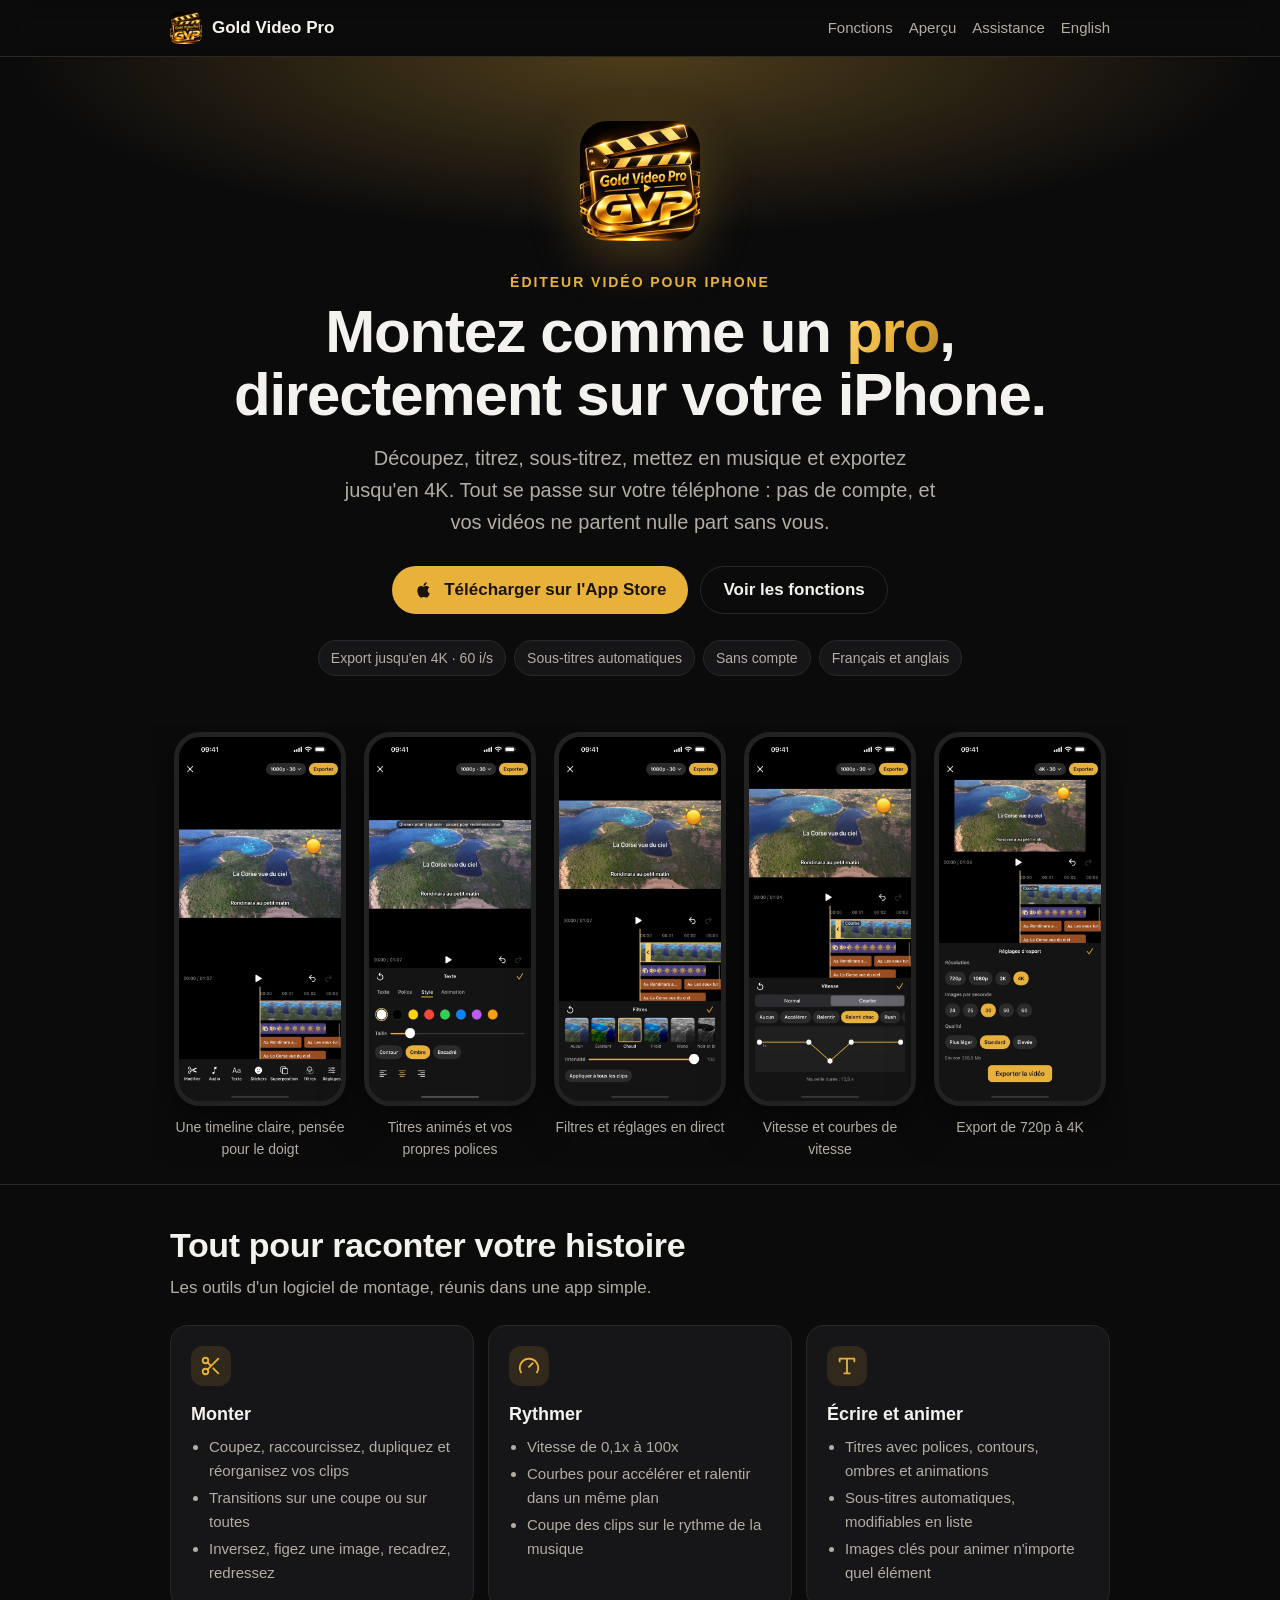
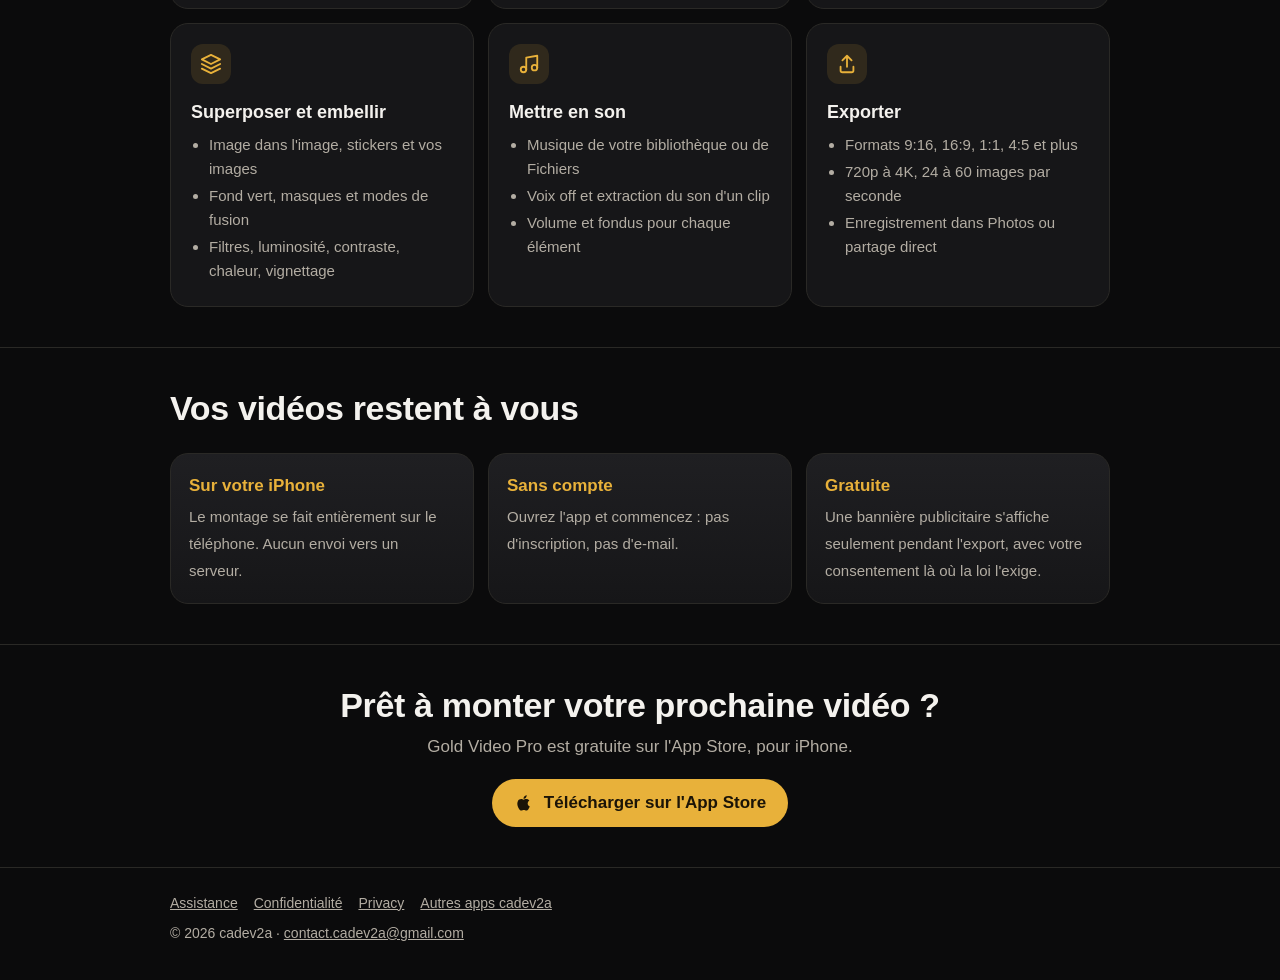
<file: index.html>
<!doctype html>
<html lang="fr">
<head>
  <meta charset="utf-8">
  <meta name="viewport" content="width=device-width, initial-scale=1">
  <title>Gold Video Pro – Montage vidéo sur iPhone</title>
  <meta name="description" content="Gold Video Pro, l&#x27;éditeur vidéo complet pour iPhone : découpe, titres, sous-titres automatiques, musique, filtres, export jusqu&#x27;en 4K. Tout reste sur votre téléphone, sans compte.">
  <meta name="theme-color" content="#0b0b0c">
  <meta property="og:title" content="Gold Video Pro – Montage vidéo sur iPhone">
  <meta property="og:description" content="Gold Video Pro, l&#x27;éditeur vidéo complet pour iPhone : découpe, titres, sous-titres automatiques, musique, filtres, export jusqu&#x27;en 4K. Tout reste sur votre téléphone, sans compte.">
  <meta property="og:image" content="https://cadev2a.github.io/GoldVideoPro/img/icon-240.png">
  <meta name="apple-itunes-app" content="app-id=6833085219">
  <link rel="alternate" hreflang="fr" href="https://cadev2a.github.io/GoldVideoPro/index.html">
  <link rel="alternate" hreflang="en" href="https://cadev2a.github.io/GoldVideoPro/en.html">
  <link rel="icon" href="img/icon-192.png">
  <link rel="apple-touch-icon" href="img/apple-touch-icon.png">
  <link rel="stylesheet" href="style.css">
</head>
<body>
  <header class="top">
    <div class="wrap">
      <a class="brand" href="index.html"><img src="img/icon-192.png" alt="">Gold Video Pro</a>
      <nav><a href="#fonctions" class="hide-sm">Fonctions</a><a href="#apercu" class="hide-sm">Aperçu</a><a href="support.html">Assistance</a><a href="en.html" hreflang="en">English</a></nav>
    </div>
  </header>

  <main>
    <section class="hero">
      <div class="wrap">
        <img class="icon" src="img/icon-240.png" alt="Icône de Gold Video Pro" width="120" height="120">
        <p class="eyebrow">Éditeur vidéo pour iPhone</p>
        <h1>Montez comme un <span>pro</span>,<br>directement sur votre iPhone.</h1>
        <p class="lead">Découpez, titrez, sous-titrez, mettez en musique et exportez jusqu&#x27;en 4K. Tout se passe sur votre téléphone : pas de compte, et vos vidéos ne partent nulle part sans vous.</p>
        <div class="cta">
          <a class="btn btn-primary" href="https://apps.apple.com/fr/app/gold-video-pro/id6833085219"><svg viewBox="0 0 24 24" fill="currentColor" aria-hidden="true"><path d="M16.4 12.6c0-2.4 2-3.5 2-3.6-1.1-1.6-2.8-1.8-3.4-1.8-1.4-.2-2.8.8-3.5.8-.7 0-1.8-.8-3-.8-1.5 0-3 .9-3.8 2.3-1.6 2.8-.4 7 1.2 9.3.8 1.1 1.7 2.4 2.9 2.3 1.2 0 1.6-.7 3-.7s1.8.7 3 .7c1.3 0 2.1-1.1 2.8-2.3.9-1.3 1.3-2.6 1.3-2.6s-2.5-1-2.5-3.6zM14.2 5.6c.6-.8 1.1-1.9 1-3-1 0-2.1.7-2.8 1.5-.6.7-1.1 1.8-1 2.9 1.1.1 2.1-.6 2.8-1.4z"/></svg>Télécharger sur l&#x27;App Store</a>
          <a class="btn btn-ghost" href="#fonctions">Voir les fonctions</a>
        </div>
        <ul class="chips"><li>Export jusqu&#x27;en 4K · 60 i/s</li><li>Sous-titres automatiques</li><li>Sans compte</li><li>Français et anglais</li></ul>
      </div>
    </section>

    <section id="apercu" class="wrap" aria-label="Aperçu">
      <div class="shots"><figure><img src="img/fr-1-editor.jpg" alt="Une timeline claire, pensée pour le doigt" loading="lazy" width="540" height="1173"><figcaption>Une timeline claire, pensée pour le doigt</figcaption></figure><figure><img src="img/fr-3-text.jpg" alt="Titres animés et vos propres polices" loading="lazy" width="540" height="1173"><figcaption>Titres animés et vos propres polices</figcaption></figure><figure><img src="img/fr-4-filters.jpg" alt="Filtres et réglages en direct" loading="lazy" width="540" height="1173"><figcaption>Filtres et réglages en direct</figcaption></figure><figure><img src="img/fr-5-speed.jpg" alt="Vitesse et courbes de vitesse" loading="lazy" width="540" height="1173"><figcaption>Vitesse et courbes de vitesse</figcaption></figure><figure><img src="img/fr-6-export.jpg" alt="Export de 720p à 4K" loading="lazy" width="540" height="1173"><figcaption>Export de 720p à 4K</figcaption></figure></div>
    </section>

    <section id="fonctions" class="block">
      <div class="wrap">
        <h2>Tout pour raconter votre histoire</h2>
        <p class="muted">Les outils d&#x27;un logiciel de montage, réunis dans une app simple.</p>
        <div class="features"><article class="feature"><div class="ico" aria-hidden="true"><svg viewBox="0 0 24 24" fill="none" stroke="currentColor" stroke-width="2" stroke-linecap="round" stroke-linejoin="round"><circle cx="6" cy="6" r="3"/><circle cx="6" cy="18" r="3"/><path d="M20 4 8.1 15.9M14.5 14.5 20 20M8.1 8.1 12 12"/></svg></div><h3>Monter</h3><ul><li>Coupez, raccourcissez, dupliquez et réorganisez vos clips</li><li>Transitions sur une coupe ou sur toutes</li><li>Inversez, figez une image, recadrez, redressez</li></ul></article><article class="feature"><div class="ico" aria-hidden="true"><svg viewBox="0 0 24 24" fill="none" stroke="currentColor" stroke-width="2" stroke-linecap="round" stroke-linejoin="round"><path d="M12 13l4-4"/><path d="M3.3 19a10 10 0 1 1 17.4 0"/></svg></div><h3>Rythmer</h3><ul><li>Vitesse de 0,1x à 100x</li><li>Courbes pour accélérer et ralentir dans un même plan</li><li>Coupe des clips sur le rythme de la musique</li></ul></article><article class="feature"><div class="ico" aria-hidden="true"><svg viewBox="0 0 24 24" fill="none" stroke="currentColor" stroke-width="2" stroke-linecap="round" stroke-linejoin="round"><path d="M4 7V4h16v3M9 20h6M12 4v16"/></svg></div><h3>Écrire et animer</h3><ul><li>Titres avec polices, contours, ombres et animations</li><li>Sous-titres automatiques, modifiables en liste</li><li>Images clés pour animer n&#x27;importe quel élément</li></ul></article><article class="feature"><div class="ico" aria-hidden="true"><svg viewBox="0 0 24 24" fill="none" stroke="currentColor" stroke-width="2" stroke-linecap="round" stroke-linejoin="round"><path d="m12 2 10 5-10 5L2 7l10-5z"/><path d="m2 17 10 5 10-5M2 12l10 5 10-5"/></svg></div><h3>Superposer et embellir</h3><ul><li>Image dans l&#x27;image, stickers et vos images</li><li>Fond vert, masques et modes de fusion</li><li>Filtres, luminosité, contraste, chaleur, vignettage</li></ul></article><article class="feature"><div class="ico" aria-hidden="true"><svg viewBox="0 0 24 24" fill="none" stroke="currentColor" stroke-width="2" stroke-linecap="round" stroke-linejoin="round"><path d="M9 18V5l12-2v13"/><circle cx="6" cy="18" r="3"/><circle cx="18" cy="16" r="3"/></svg></div><h3>Mettre en son</h3><ul><li>Musique de votre bibliothèque ou de Fichiers</li><li>Voix off et extraction du son d&#x27;un clip</li><li>Volume et fondus pour chaque élément</li></ul></article><article class="feature"><div class="ico" aria-hidden="true"><svg viewBox="0 0 24 24" fill="none" stroke="currentColor" stroke-width="2" stroke-linecap="round" stroke-linejoin="round"><path d="M12 3v12M7 8l5-5 5 5"/><path d="M5 15v4a2 2 0 0 0 2 2h10a2 2 0 0 0 2-2v-4"/></svg></div><h3>Exporter</h3><ul><li>Formats 9:16, 16:9, 1:1, 4:5 et plus</li><li>720p à 4K, 24 à 60 images par seconde</li><li>Enregistrement dans Photos ou partage direct</li></ul></article></div>
      </div>
    </section>

    <section class="block">
      <div class="wrap">
        <h2>Vos vidéos restent à vous</h2>
        <div class="promise"><div><strong>Sur votre iPhone</strong><span>Le montage se fait entièrement sur le téléphone. Aucun envoi vers un serveur.</span></div><div><strong>Sans compte</strong><span>Ouvrez l&#x27;app et commencez : pas d&#x27;inscription, pas d&#x27;e-mail.</span></div><div><strong>Gratuite</strong><span>Une bannière publicitaire s&#x27;affiche seulement pendant l&#x27;export, avec votre consentement là où la loi l&#x27;exige.</span></div></div>
      </div>
    </section>

    <section class="block final">
      <div class="wrap">
        <h2>Prêt à monter votre prochaine vidéo ?</h2>
        <p class="muted">Gold Video Pro est gratuite sur l&#x27;App Store, pour iPhone.</p>
        <div class="cta"><a class="btn btn-primary" href="https://apps.apple.com/fr/app/gold-video-pro/id6833085219"><svg viewBox="0 0 24 24" fill="currentColor" aria-hidden="true"><path d="M16.4 12.6c0-2.4 2-3.5 2-3.6-1.1-1.6-2.8-1.8-3.4-1.8-1.4-.2-2.8.8-3.5.8-.7 0-1.8-.8-3-.8-1.5 0-3 .9-3.8 2.3-1.6 2.8-.4 7 1.2 9.3.8 1.1 1.7 2.4 2.9 2.3 1.2 0 1.6-.7 3-.7s1.8.7 3 .7c1.3 0 2.1-1.1 2.8-2.3.9-1.3 1.3-2.6 1.3-2.6s-2.5-1-2.5-3.6zM14.2 5.6c.6-.8 1.1-1.9 1-3-1 0-2.1.7-2.8 1.5-.6.7-1.1 1.8-1 2.9 1.1.1 2.1-.6 2.8-1.4z"/></svg>Télécharger sur l&#x27;App Store</a></div>
      </div>
    </section>
  </main>

  <footer>
    <div class="wrap">
      <nav><a href="support.html">Assistance</a><a href="confidentialite.html">Confidentialité</a><a href="privacy.html">Privacy</a><a href="../">Autres apps cadev2a</a></nav>
      © 2026 cadev2a · <a href="mailto:contact.cadev2a@gmail.com">contact.cadev2a@gmail.com</a>
    </div>
  </footer>
</body>
</html>
</file>
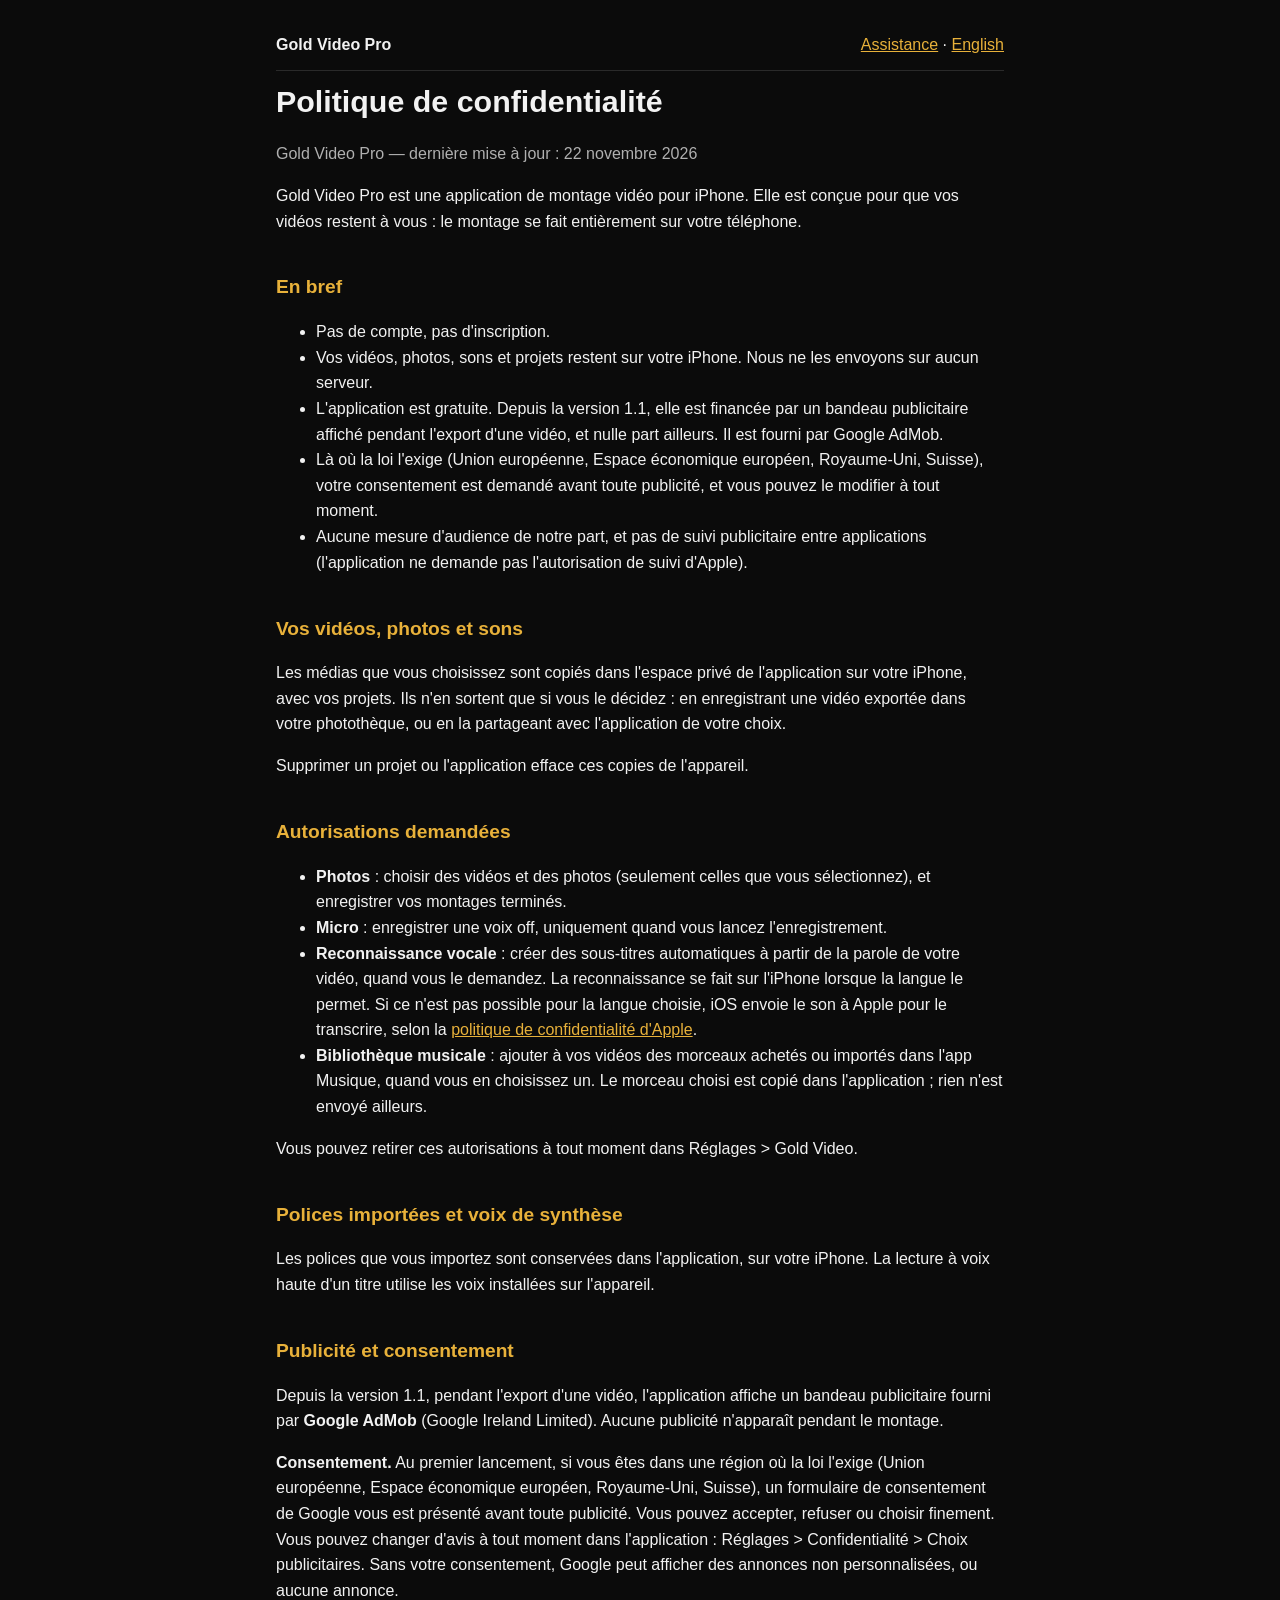
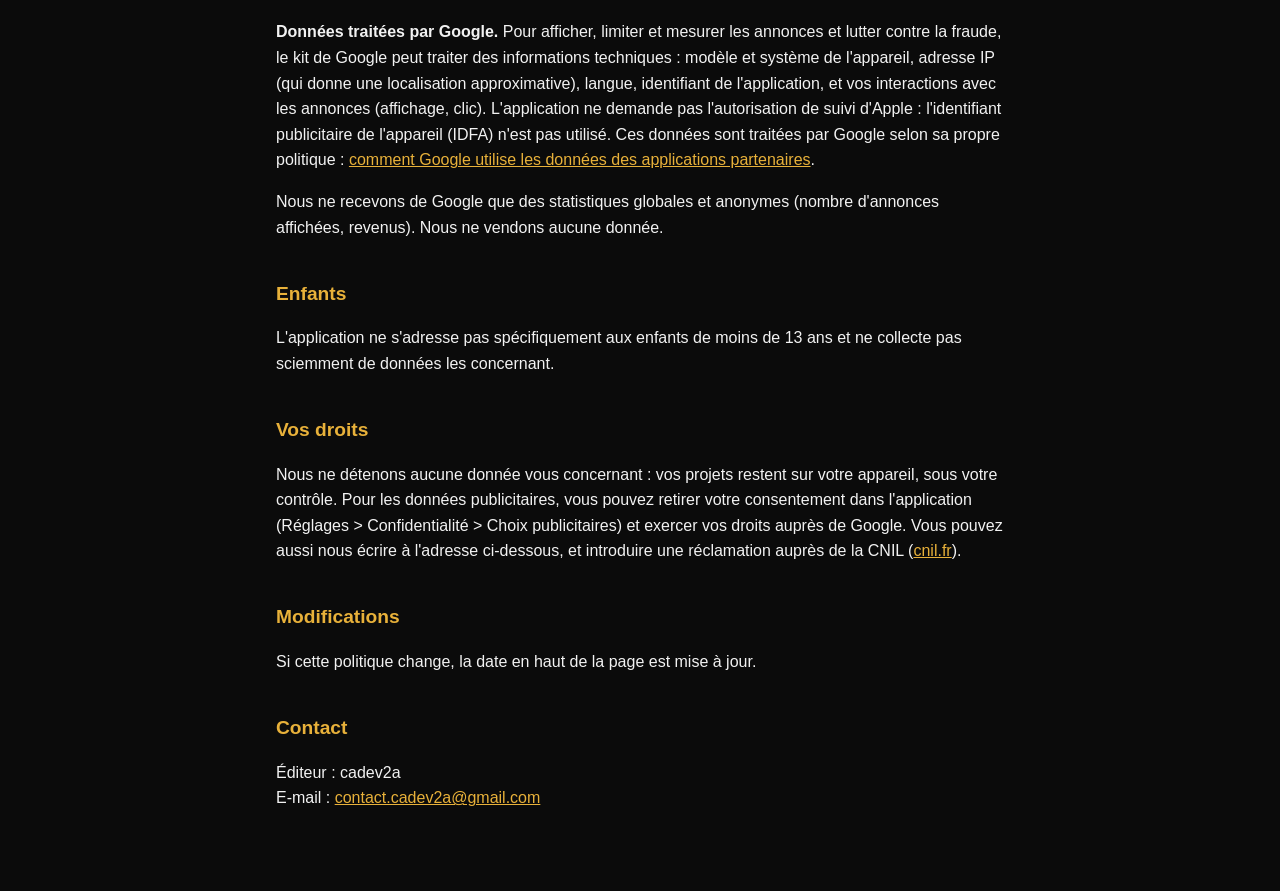
<file: confidentialite.html>
<!doctype html>
<html lang="fr"><head><meta charset="utf-8"><meta name="viewport" content="width=device-width, initial-scale=1">
<title>Confidentialité — Gold Video Pro</title><style>
:root{--bg:#0b0b0b;--fg:#f2f2f2;--muted:#b0b0b0;--gold:#e8b13a;--line:#2a2a2a}
*{box-sizing:border-box}body{margin:0;background:var(--bg);color:var(--fg);font:16px/1.6 -apple-system,BlinkMacSystemFont,"Segoe UI",Roboto,sans-serif}
main{max-width:760px;margin:0 auto;padding:32px 16px 64px}h1{font-size:1.9rem;margin:.2em 0}h2{font-size:1.2rem;margin-top:2em;color:var(--gold)}
p,li{color:var(--fg)}.muted{color:var(--muted)}a{color:var(--gold)}nav{display:flex;justify-content:space-between;align-items:center;border-bottom:1px solid var(--line);padding-bottom:12px}
.todo{background:#3a2c08;color:#ffe08a;padding:2px 6px;border-radius:4px}
</style></head>
<body><main><nav><strong>Gold Video Pro</strong><span><a href="support.html">Assistance</a> · <a href="privacy.html">English</a></span></nav>

<h1>Politique de confidentialité</h1>
<p class="muted">Gold Video Pro — dernière mise à jour : 22 novembre 2026</p>
<p>Gold Video Pro est une application de montage vidéo pour iPhone. Elle est conçue pour que vos vidéos restent à vous : le montage se fait entièrement sur votre téléphone.</p>

<h2>En bref</h2>
<ul>
<li>Pas de compte, pas d'inscription.</li>
<li>Vos vidéos, photos, sons et projets restent sur votre iPhone. Nous ne les envoyons sur aucun serveur.</li>
<li>L'application est gratuite. Depuis la version 1.1, elle est financée par un bandeau publicitaire affiché pendant l'export d'une vidéo, et nulle part ailleurs. Il est fourni par Google AdMob.</li>
<li>Là où la loi l'exige (Union européenne, Espace économique européen, Royaume-Uni, Suisse), votre consentement est demandé avant toute publicité, et vous pouvez le modifier à tout moment.</li>
<li>Aucune mesure d'audience de notre part, et pas de suivi publicitaire entre applications (l'application ne demande pas l'autorisation de suivi d'Apple).</li>
</ul>

<h2>Vos vidéos, photos et sons</h2>
<p>Les médias que vous choisissez sont copiés dans l'espace privé de l'application sur votre iPhone, avec vos projets. Ils n'en sortent que si vous le décidez : en enregistrant une vidéo exportée dans votre photothèque, ou en la partageant avec l'application de votre choix.</p>
<p>Supprimer un projet ou l'application efface ces copies de l'appareil.</p>

<h2>Autorisations demandées</h2>
<ul>
<li><strong>Photos</strong> : choisir des vidéos et des photos (seulement celles que vous sélectionnez), et enregistrer vos montages terminés.</li>
<li><strong>Micro</strong> : enregistrer une voix off, uniquement quand vous lancez l'enregistrement.</li>
<li><strong>Reconnaissance vocale</strong> : créer des sous-titres automatiques à partir de la parole de votre vidéo, quand vous le demandez. La reconnaissance se fait sur l'iPhone lorsque la langue le permet. Si ce n'est pas possible pour la langue choisie, iOS envoie le son à Apple pour le transcrire, selon la <a href="https://www.apple.com/legal/privacy/">politique de confidentialité d'Apple</a>.</li>
<li><strong>Bibliothèque musicale</strong> : ajouter à vos vidéos des morceaux achetés ou importés dans l'app Musique, quand vous en choisissez un. Le morceau choisi est copié dans l'application ; rien n'est envoyé ailleurs.</li>
</ul>
<p>Vous pouvez retirer ces autorisations à tout moment dans Réglages &gt; Gold Video.</p>

<h2>Polices importées et voix de synthèse</h2>
<p>Les polices que vous importez sont conservées dans l'application, sur votre iPhone. La lecture à voix haute d'un titre utilise les voix installées sur l'appareil.</p>

<h2>Publicité et consentement</h2>
<p>Depuis la version 1.1, pendant l'export d'une vidéo, l'application affiche un bandeau publicitaire fourni par <strong>Google AdMob</strong> (Google Ireland Limited). Aucune publicité n'apparaît pendant le montage.</p>
<p><strong>Consentement.</strong> Au premier lancement, si vous êtes dans une région où la loi l'exige (Union européenne, Espace économique européen, Royaume-Uni, Suisse), un formulaire de consentement de Google vous est présenté avant toute publicité. Vous pouvez accepter, refuser ou choisir finement. Vous pouvez changer d'avis à tout moment dans l'application : Réglages &gt; Confidentialité &gt; Choix publicitaires. Sans votre consentement, Google peut afficher des annonces non personnalisées, ou aucune annonce.</p>
<p><strong>Données traitées par Google.</strong> Pour afficher, limiter et mesurer les annonces et lutter contre la fraude, le kit de Google peut traiter des informations techniques : modèle et système de l'appareil, adresse IP (qui donne une localisation approximative), langue, identifiant de l'application, et vos interactions avec les annonces (affichage, clic). L'application ne demande pas l'autorisation de suivi d'Apple : l'identifiant publicitaire de l'appareil (IDFA) n'est pas utilisé. Ces données sont traitées par Google selon sa propre politique : <a href="https://policies.google.com/technologies/partner-sites">comment Google utilise les données des applications partenaires</a>.</p>
<p>Nous ne recevons de Google que des statistiques globales et anonymes (nombre d'annonces affichées, revenus). Nous ne vendons aucune donnée.</p>

<h2>Enfants</h2>
<p>L'application ne s'adresse pas spécifiquement aux enfants de moins de 13 ans et ne collecte pas sciemment de données les concernant.</p>

<h2>Vos droits</h2>
<p>Nous ne détenons aucune donnée vous concernant : vos projets restent sur votre appareil, sous votre contrôle. Pour les données publicitaires, vous pouvez retirer votre consentement dans l'application (Réglages &gt; Confidentialité &gt; Choix publicitaires) et exercer vos droits auprès de Google. Vous pouvez aussi nous écrire à l'adresse ci-dessous, et introduire une réclamation auprès de la CNIL (<a href="https://www.cnil.fr">cnil.fr</a>).</p>

<h2>Modifications</h2>
<p>Si cette politique change, la date en haut de la page est mise à jour.</p>

<h2>Contact</h2>
<p>Éditeur : cadev2a<br>
E-mail : <a href="mailto:contact.cadev2a@gmail.com">contact.cadev2a@gmail.com</a></p>

</main></body></html>
</file>
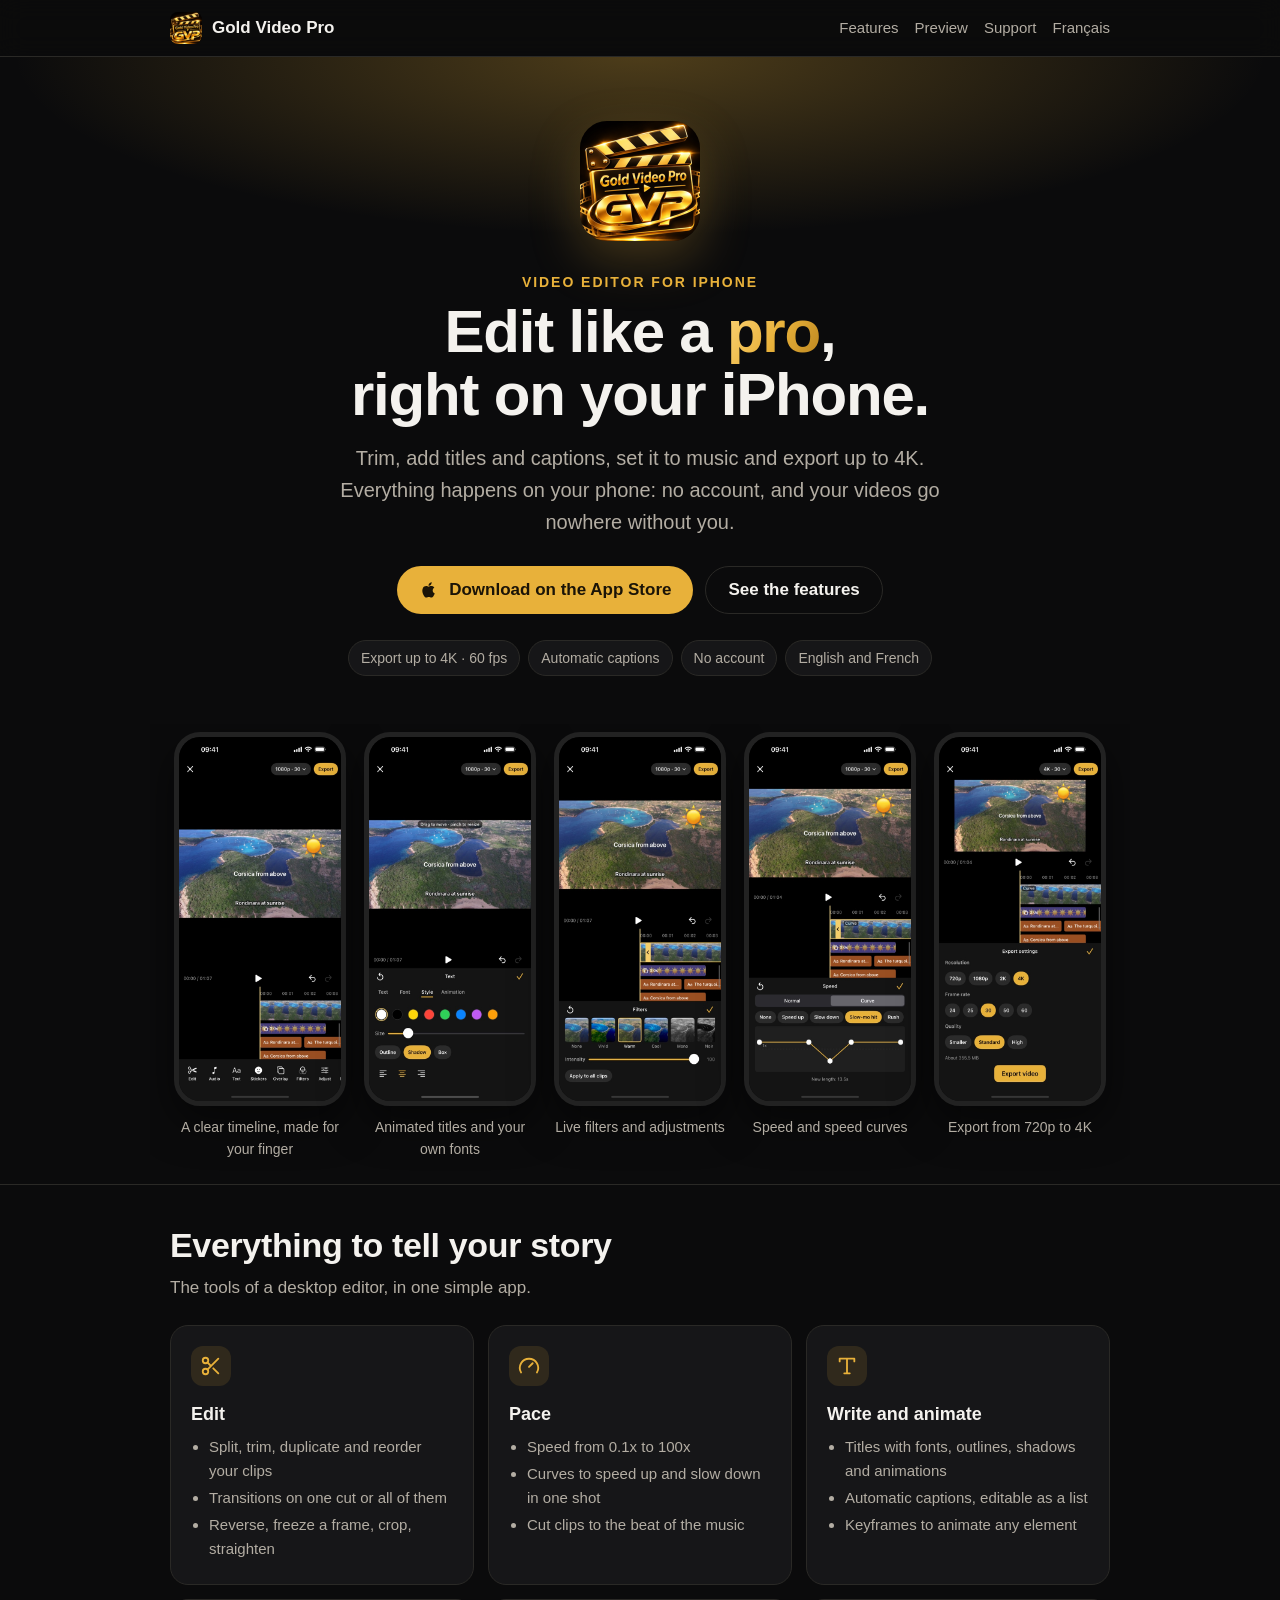
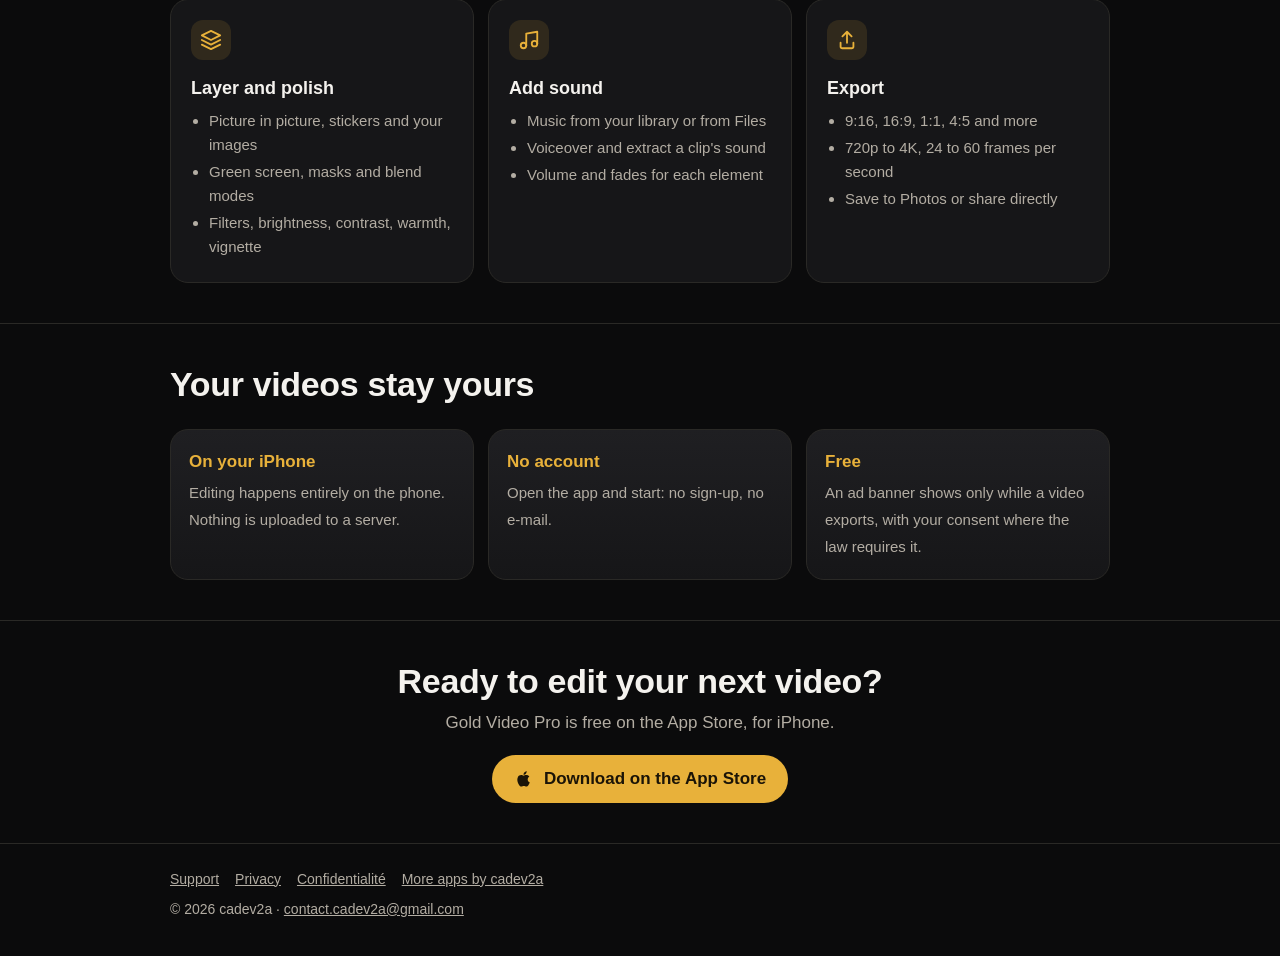
<file: en.html>
<!doctype html>
<html lang="en">
<head>
  <meta charset="utf-8">
  <meta name="viewport" content="width=device-width, initial-scale=1">
  <title>Gold Video Pro – Video editing on iPhone</title>
  <meta name="description" content="Gold Video Pro, the complete video editor for iPhone: trim, titles, automatic captions, music, filters, export up to 4K. Everything stays on your phone, no account.">
  <meta name="theme-color" content="#0b0b0c">
  <meta property="og:title" content="Gold Video Pro – Video editing on iPhone">
  <meta property="og:description" content="Gold Video Pro, the complete video editor for iPhone: trim, titles, automatic captions, music, filters, export up to 4K. Everything stays on your phone, no account.">
  <meta property="og:image" content="https://cadev2a.github.io/GoldVideoPro/img/icon-240.png">
  <meta name="apple-itunes-app" content="app-id=6833085219">
  <link rel="alternate" hreflang="fr" href="https://cadev2a.github.io/GoldVideoPro/index.html">
  <link rel="alternate" hreflang="en" href="https://cadev2a.github.io/GoldVideoPro/en.html">
  <link rel="icon" href="img/icon-192.png">
  <link rel="apple-touch-icon" href="img/apple-touch-icon.png">
  <link rel="stylesheet" href="style.css">
</head>
<body>
  <header class="top">
    <div class="wrap">
      <a class="brand" href="en.html"><img src="img/icon-192.png" alt="">Gold Video Pro</a>
      <nav><a href="#features" class="hide-sm">Features</a><a href="#preview" class="hide-sm">Preview</a><a href="support.html">Support</a><a href="index.html" hreflang="fr">Français</a></nav>
    </div>
  </header>

  <main>
    <section class="hero">
      <div class="wrap">
        <img class="icon" src="img/icon-240.png" alt="Gold Video Pro icon" width="120" height="120">
        <p class="eyebrow">Video editor for iPhone</p>
        <h1>Edit like a <span>pro</span>,<br>right on your iPhone.</h1>
        <p class="lead">Trim, add titles and captions, set it to music and export up to 4K. Everything happens on your phone: no account, and your videos go nowhere without you.</p>
        <div class="cta">
          <a class="btn btn-primary" href="https://apps.apple.com/us/app/gold-video-pro/id6833085219"><svg viewBox="0 0 24 24" fill="currentColor" aria-hidden="true"><path d="M16.4 12.6c0-2.4 2-3.5 2-3.6-1.1-1.6-2.8-1.8-3.4-1.8-1.4-.2-2.8.8-3.5.8-.7 0-1.8-.8-3-.8-1.5 0-3 .9-3.8 2.3-1.6 2.8-.4 7 1.2 9.3.8 1.1 1.7 2.4 2.9 2.3 1.2 0 1.6-.7 3-.7s1.8.7 3 .7c1.3 0 2.1-1.1 2.8-2.3.9-1.3 1.3-2.6 1.3-2.6s-2.5-1-2.5-3.6zM14.2 5.6c.6-.8 1.1-1.9 1-3-1 0-2.1.7-2.8 1.5-.6.7-1.1 1.8-1 2.9 1.1.1 2.1-.6 2.8-1.4z"/></svg>Download on the App Store</a>
          <a class="btn btn-ghost" href="#features">See the features</a>
        </div>
        <ul class="chips"><li>Export up to 4K · 60 fps</li><li>Automatic captions</li><li>No account</li><li>English and French</li></ul>
      </div>
    </section>

    <section id="preview" class="wrap" aria-label="Preview">
      <div class="shots"><figure><img src="img/en-1-editor.jpg" alt="A clear timeline, made for your finger" loading="lazy" width="540" height="1173"><figcaption>A clear timeline, made for your finger</figcaption></figure><figure><img src="img/en-3-text.jpg" alt="Animated titles and your own fonts" loading="lazy" width="540" height="1173"><figcaption>Animated titles and your own fonts</figcaption></figure><figure><img src="img/en-4-filters.jpg" alt="Live filters and adjustments" loading="lazy" width="540" height="1173"><figcaption>Live filters and adjustments</figcaption></figure><figure><img src="img/en-5-speed.jpg" alt="Speed and speed curves" loading="lazy" width="540" height="1173"><figcaption>Speed and speed curves</figcaption></figure><figure><img src="img/en-6-export.jpg" alt="Export from 720p to 4K" loading="lazy" width="540" height="1173"><figcaption>Export from 720p to 4K</figcaption></figure></div>
    </section>

    <section id="features" class="block">
      <div class="wrap">
        <h2>Everything to tell your story</h2>
        <p class="muted">The tools of a desktop editor, in one simple app.</p>
        <div class="features"><article class="feature"><div class="ico" aria-hidden="true"><svg viewBox="0 0 24 24" fill="none" stroke="currentColor" stroke-width="2" stroke-linecap="round" stroke-linejoin="round"><circle cx="6" cy="6" r="3"/><circle cx="6" cy="18" r="3"/><path d="M20 4 8.1 15.9M14.5 14.5 20 20M8.1 8.1 12 12"/></svg></div><h3>Edit</h3><ul><li>Split, trim, duplicate and reorder your clips</li><li>Transitions on one cut or all of them</li><li>Reverse, freeze a frame, crop, straighten</li></ul></article><article class="feature"><div class="ico" aria-hidden="true"><svg viewBox="0 0 24 24" fill="none" stroke="currentColor" stroke-width="2" stroke-linecap="round" stroke-linejoin="round"><path d="M12 13l4-4"/><path d="M3.3 19a10 10 0 1 1 17.4 0"/></svg></div><h3>Pace</h3><ul><li>Speed from 0.1x to 100x</li><li>Curves to speed up and slow down in one shot</li><li>Cut clips to the beat of the music</li></ul></article><article class="feature"><div class="ico" aria-hidden="true"><svg viewBox="0 0 24 24" fill="none" stroke="currentColor" stroke-width="2" stroke-linecap="round" stroke-linejoin="round"><path d="M4 7V4h16v3M9 20h6M12 4v16"/></svg></div><h3>Write and animate</h3><ul><li>Titles with fonts, outlines, shadows and animations</li><li>Automatic captions, editable as a list</li><li>Keyframes to animate any element</li></ul></article><article class="feature"><div class="ico" aria-hidden="true"><svg viewBox="0 0 24 24" fill="none" stroke="currentColor" stroke-width="2" stroke-linecap="round" stroke-linejoin="round"><path d="m12 2 10 5-10 5L2 7l10-5z"/><path d="m2 17 10 5 10-5M2 12l10 5 10-5"/></svg></div><h3>Layer and polish</h3><ul><li>Picture in picture, stickers and your images</li><li>Green screen, masks and blend modes</li><li>Filters, brightness, contrast, warmth, vignette</li></ul></article><article class="feature"><div class="ico" aria-hidden="true"><svg viewBox="0 0 24 24" fill="none" stroke="currentColor" stroke-width="2" stroke-linecap="round" stroke-linejoin="round"><path d="M9 18V5l12-2v13"/><circle cx="6" cy="18" r="3"/><circle cx="18" cy="16" r="3"/></svg></div><h3>Add sound</h3><ul><li>Music from your library or from Files</li><li>Voiceover and extract a clip&#x27;s sound</li><li>Volume and fades for each element</li></ul></article><article class="feature"><div class="ico" aria-hidden="true"><svg viewBox="0 0 24 24" fill="none" stroke="currentColor" stroke-width="2" stroke-linecap="round" stroke-linejoin="round"><path d="M12 3v12M7 8l5-5 5 5"/><path d="M5 15v4a2 2 0 0 0 2 2h10a2 2 0 0 0 2-2v-4"/></svg></div><h3>Export</h3><ul><li>9:16, 16:9, 1:1, 4:5 and more</li><li>720p to 4K, 24 to 60 frames per second</li><li>Save to Photos or share directly</li></ul></article></div>
      </div>
    </section>

    <section class="block">
      <div class="wrap">
        <h2>Your videos stay yours</h2>
        <div class="promise"><div><strong>On your iPhone</strong><span>Editing happens entirely on the phone. Nothing is uploaded to a server.</span></div><div><strong>No account</strong><span>Open the app and start: no sign-up, no e-mail.</span></div><div><strong>Free</strong><span>An ad banner shows only while a video exports, with your consent where the law requires it.</span></div></div>
      </div>
    </section>

    <section class="block final">
      <div class="wrap">
        <h2>Ready to edit your next video?</h2>
        <p class="muted">Gold Video Pro is free on the App Store, for iPhone.</p>
        <div class="cta"><a class="btn btn-primary" href="https://apps.apple.com/us/app/gold-video-pro/id6833085219"><svg viewBox="0 0 24 24" fill="currentColor" aria-hidden="true"><path d="M16.4 12.6c0-2.4 2-3.5 2-3.6-1.1-1.6-2.8-1.8-3.4-1.8-1.4-.2-2.8.8-3.5.8-.7 0-1.8-.8-3-.8-1.5 0-3 .9-3.8 2.3-1.6 2.8-.4 7 1.2 9.3.8 1.1 1.7 2.4 2.9 2.3 1.2 0 1.6-.7 3-.7s1.8.7 3 .7c1.3 0 2.1-1.1 2.8-2.3.9-1.3 1.3-2.6 1.3-2.6s-2.5-1-2.5-3.6zM14.2 5.6c.6-.8 1.1-1.9 1-3-1 0-2.1.7-2.8 1.5-.6.7-1.1 1.8-1 2.9 1.1.1 2.1-.6 2.8-1.4z"/></svg>Download on the App Store</a></div>
      </div>
    </section>
  </main>

  <footer>
    <div class="wrap">
      <nav><a href="support.html">Support</a><a href="privacy.html">Privacy</a><a href="confidentialite.html">Confidentialité</a><a href="../">More apps by cadev2a</a></nav>
      © 2026 cadev2a · <a href="mailto:contact.cadev2a@gmail.com">contact.cadev2a@gmail.com</a>
    </div>
  </footer>
</body>
</html>
</file>
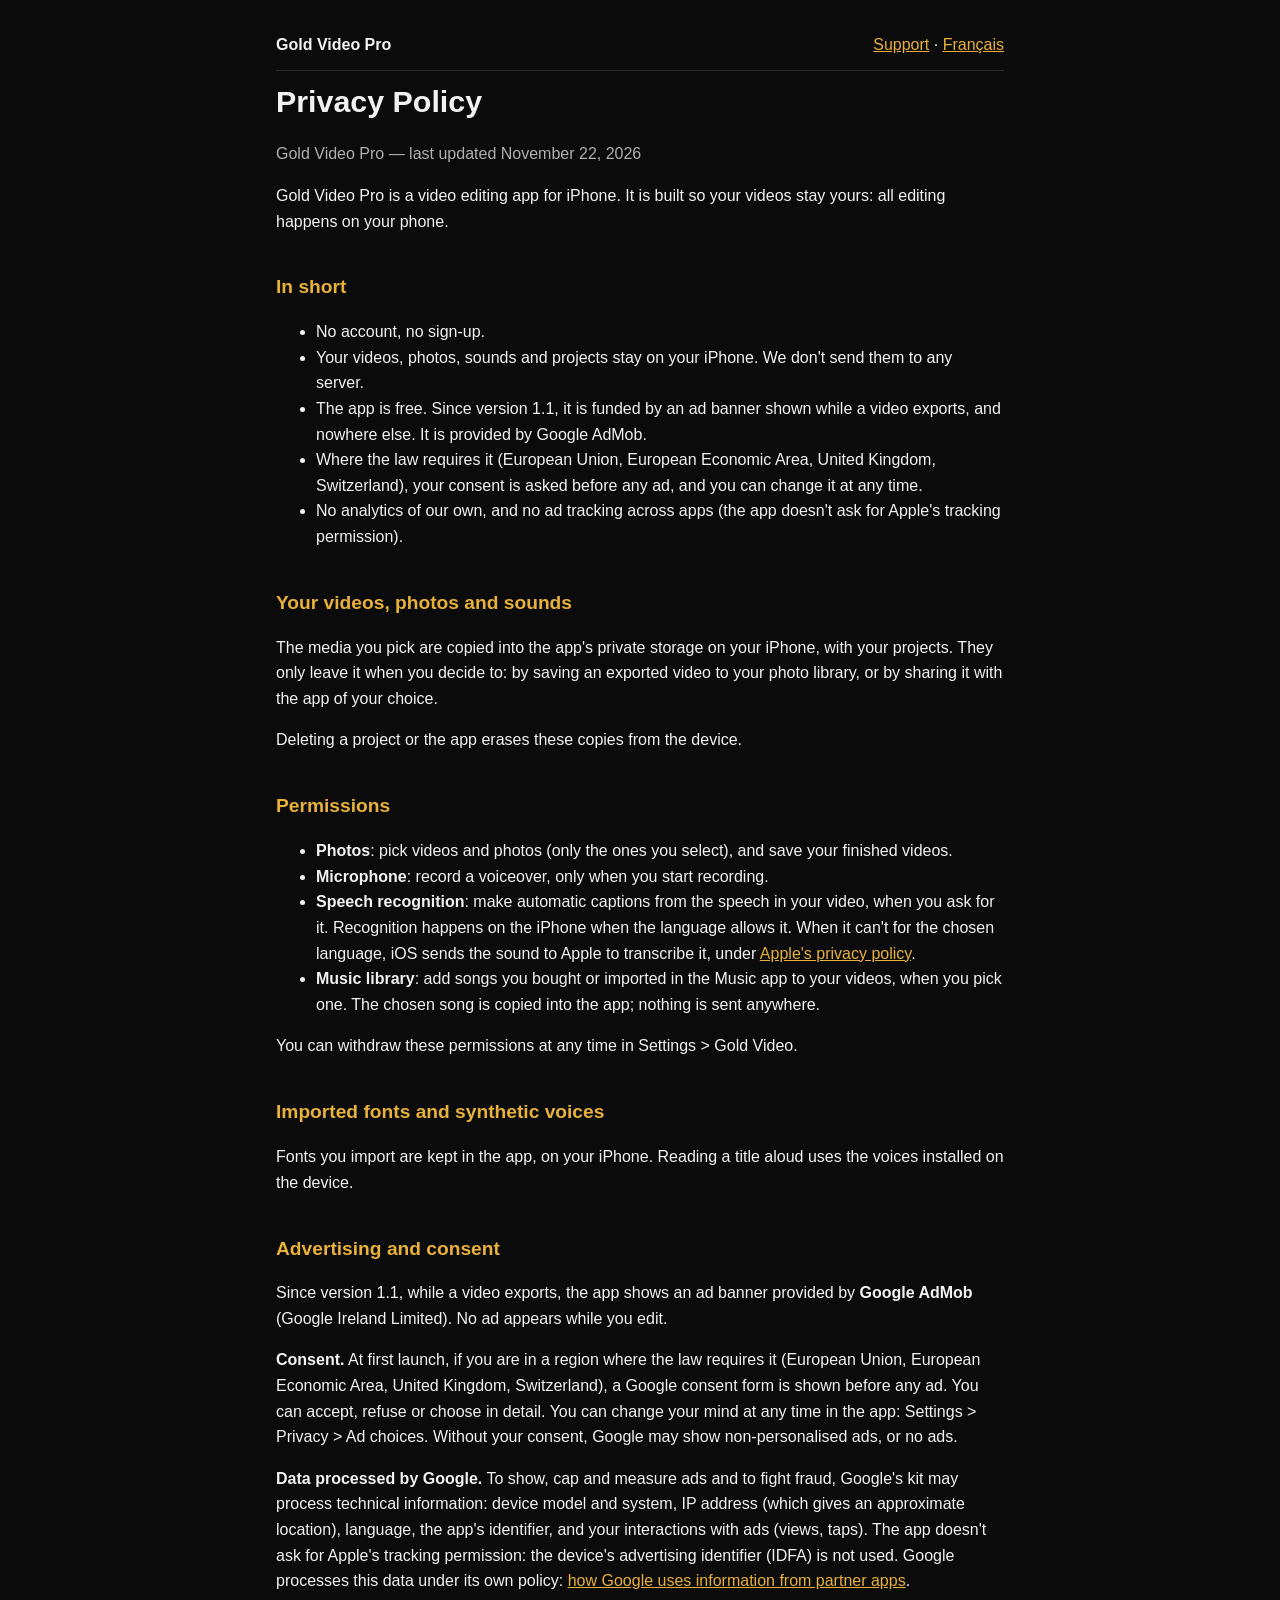
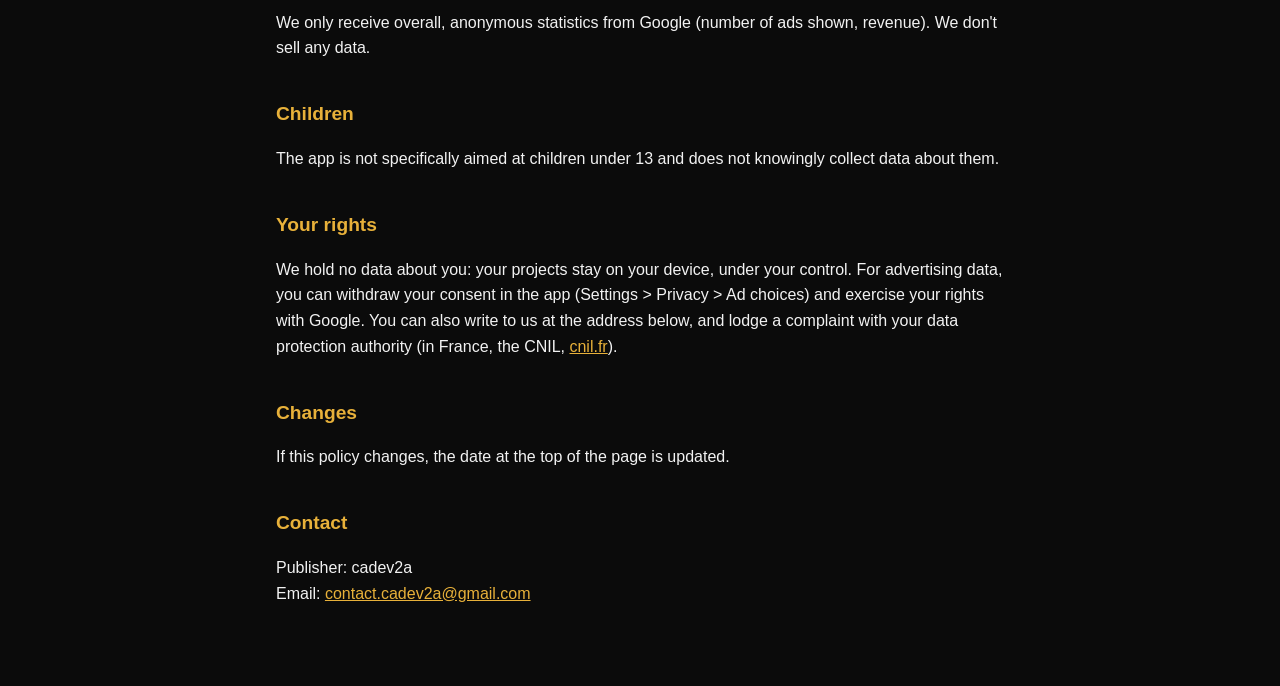
<file: privacy.html>
<!doctype html>
<html lang="en"><head><meta charset="utf-8"><meta name="viewport" content="width=device-width, initial-scale=1">
<title>Privacy — Gold Video Pro</title><style>
:root{--bg:#0b0b0b;--fg:#f2f2f2;--muted:#b0b0b0;--gold:#e8b13a;--line:#2a2a2a}
*{box-sizing:border-box}body{margin:0;background:var(--bg);color:var(--fg);font:16px/1.6 -apple-system,BlinkMacSystemFont,"Segoe UI",Roboto,sans-serif}
main{max-width:760px;margin:0 auto;padding:32px 16px 64px}h1{font-size:1.9rem;margin:.2em 0}h2{font-size:1.2rem;margin-top:2em;color:var(--gold)}
p,li{color:var(--fg)}.muted{color:var(--muted)}a{color:var(--gold)}nav{display:flex;justify-content:space-between;align-items:center;border-bottom:1px solid var(--line);padding-bottom:12px}
.todo{background:#3a2c08;color:#ffe08a;padding:2px 6px;border-radius:4px}
</style></head>
<body><main><nav><strong>Gold Video Pro</strong><span><a href="support.html">Support</a> · <a href="confidentialite.html">Français</a></span></nav>

<h1>Privacy Policy</h1>
<p class="muted">Gold Video Pro — last updated November 22, 2026</p>
<p>Gold Video Pro is a video editing app for iPhone. It is built so your videos stay yours: all editing happens on your phone.</p>

<h2>In short</h2>
<ul>
<li>No account, no sign-up.</li>
<li>Your videos, photos, sounds and projects stay on your iPhone. We don't send them to any server.</li>
<li>The app is free. Since version 1.1, it is funded by an ad banner shown while a video exports, and nowhere else. It is provided by Google AdMob.</li>
<li>Where the law requires it (European Union, European Economic Area, United Kingdom, Switzerland), your consent is asked before any ad, and you can change it at any time.</li>
<li>No analytics of our own, and no ad tracking across apps (the app doesn't ask for Apple's tracking permission).</li>
</ul>

<h2>Your videos, photos and sounds</h2>
<p>The media you pick are copied into the app's private storage on your iPhone, with your projects. They only leave it when you decide to: by saving an exported video to your photo library, or by sharing it with the app of your choice.</p>
<p>Deleting a project or the app erases these copies from the device.</p>

<h2>Permissions</h2>
<ul>
<li><strong>Photos</strong>: pick videos and photos (only the ones you select), and save your finished videos.</li>
<li><strong>Microphone</strong>: record a voiceover, only when you start recording.</li>
<li><strong>Speech recognition</strong>: make automatic captions from the speech in your video, when you ask for it. Recognition happens on the iPhone when the language allows it. When it can't for the chosen language, iOS sends the sound to Apple to transcribe it, under <a href="https://www.apple.com/legal/privacy/">Apple's privacy policy</a>.</li>
<li><strong>Music library</strong>: add songs you bought or imported in the Music app to your videos, when you pick one. The chosen song is copied into the app; nothing is sent anywhere.</li>
</ul>
<p>You can withdraw these permissions at any time in Settings &gt; Gold Video.</p>

<h2>Imported fonts and synthetic voices</h2>
<p>Fonts you import are kept in the app, on your iPhone. Reading a title aloud uses the voices installed on the device.</p>

<h2>Advertising and consent</h2>
<p>Since version 1.1, while a video exports, the app shows an ad banner provided by <strong>Google AdMob</strong> (Google Ireland Limited). No ad appears while you edit.</p>
<p><strong>Consent.</strong> At first launch, if you are in a region where the law requires it (European Union, European Economic Area, United Kingdom, Switzerland), a Google consent form is shown before any ad. You can accept, refuse or choose in detail. You can change your mind at any time in the app: Settings &gt; Privacy &gt; Ad choices. Without your consent, Google may show non-personalised ads, or no ads.</p>
<p><strong>Data processed by Google.</strong> To show, cap and measure ads and to fight fraud, Google's kit may process technical information: device model and system, IP address (which gives an approximate location), language, the app's identifier, and your interactions with ads (views, taps). The app doesn't ask for Apple's tracking permission: the device's advertising identifier (IDFA) is not used. Google processes this data under its own policy: <a href="https://policies.google.com/technologies/partner-sites">how Google uses information from partner apps</a>.</p>
<p>We only receive overall, anonymous statistics from Google (number of ads shown, revenue). We don't sell any data.</p>

<h2>Children</h2>
<p>The app is not specifically aimed at children under 13 and does not knowingly collect data about them.</p>

<h2>Your rights</h2>
<p>We hold no data about you: your projects stay on your device, under your control. For advertising data, you can withdraw your consent in the app (Settings &gt; Privacy &gt; Ad choices) and exercise your rights with Google. You can also write to us at the address below, and lodge a complaint with your data protection authority (in France, the CNIL, <a href="https://www.cnil.fr">cnil.fr</a>).</p>

<h2>Changes</h2>
<p>If this policy changes, the date at the top of the page is updated.</p>

<h2>Contact</h2>
<p>Publisher: cadev2a<br>
Email: <a href="mailto:contact.cadev2a@gmail.com">contact.cadev2a@gmail.com</a></p>

</main></body></html>
</file>
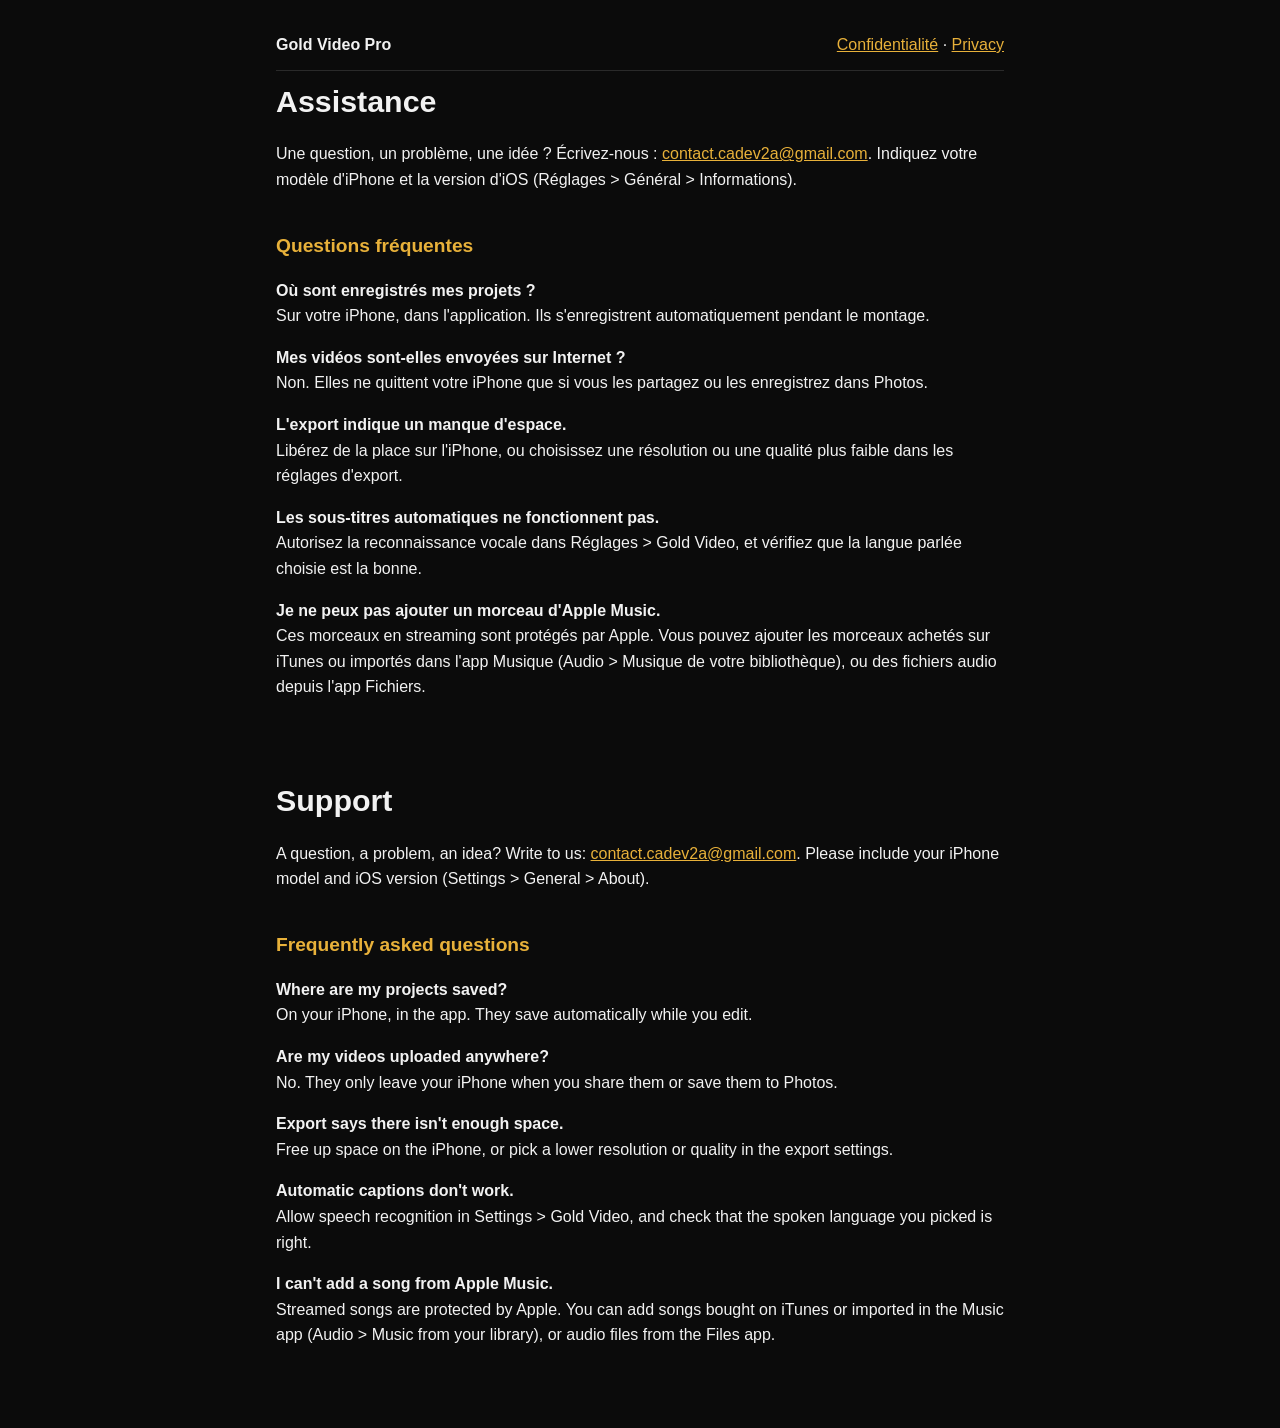
<file: support.html>
<!doctype html>
<html lang="fr"><head><meta charset="utf-8"><meta name="viewport" content="width=device-width, initial-scale=1">
<title>Assistance — Gold Video Pro</title><style>
:root{--bg:#0b0b0b;--fg:#f2f2f2;--muted:#b0b0b0;--gold:#e8b13a;--line:#2a2a2a}
*{box-sizing:border-box}body{margin:0;background:var(--bg);color:var(--fg);font:16px/1.6 -apple-system,BlinkMacSystemFont,"Segoe UI",Roboto,sans-serif}
main{max-width:760px;margin:0 auto;padding:32px 16px 64px}h1{font-size:1.9rem;margin:.2em 0}h2{font-size:1.2rem;margin-top:2em;color:var(--gold)}
p,li{color:var(--fg)}.muted{color:var(--muted)}a{color:var(--gold)}nav{display:flex;justify-content:space-between;align-items:center;border-bottom:1px solid var(--line);padding-bottom:12px}
.todo{background:#3a2c08;color:#ffe08a;padding:2px 6px;border-radius:4px}
</style></head>
<body><main><nav><strong>Gold Video Pro</strong><span><a href="confidentialite.html">Confidentialité</a> · <a href="privacy.html">Privacy</a></span></nav>

<h1>Assistance</h1>
<p>Une question, un problème, une idée ? Écrivez-nous : <a href="mailto:contact.cadev2a@gmail.com">contact.cadev2a@gmail.com</a>. Indiquez votre modèle d'iPhone et la version d'iOS (Réglages &gt; Général &gt; Informations).</p>

<h2>Questions fréquentes</h2>
<p><strong>Où sont enregistrés mes projets ?</strong><br>Sur votre iPhone, dans l'application. Ils s'enregistrent automatiquement pendant le montage.</p>
<p><strong>Mes vidéos sont-elles envoyées sur Internet ?</strong><br>Non. Elles ne quittent votre iPhone que si vous les partagez ou les enregistrez dans Photos.</p>
<p><strong>L'export indique un manque d'espace.</strong><br>Libérez de la place sur l'iPhone, ou choisissez une résolution ou une qualité plus faible dans les réglages d'export.</p>
<p><strong>Les sous-titres automatiques ne fonctionnent pas.</strong><br>Autorisez la reconnaissance vocale dans Réglages &gt; Gold Video, et vérifiez que la langue parlée choisie est la bonne.</p>
<p><strong>Je ne peux pas ajouter un morceau d'Apple Music.</strong><br>Ces morceaux en streaming sont protégés par Apple. Vous pouvez ajouter les morceaux achetés sur iTunes ou importés dans l'app Musique (Audio &gt; Musique de votre bibliothèque), ou des fichiers audio depuis l'app Fichiers.</p>

<h1 style="margin-top:2.5em">Support</h1>
<p>A question, a problem, an idea? Write to us: <a href="mailto:contact.cadev2a@gmail.com">contact.cadev2a@gmail.com</a>. Please include your iPhone model and iOS version (Settings &gt; General &gt; About).</p>

<h2>Frequently asked questions</h2>
<p><strong>Where are my projects saved?</strong><br>On your iPhone, in the app. They save automatically while you edit.</p>
<p><strong>Are my videos uploaded anywhere?</strong><br>No. They only leave your iPhone when you share them or save them to Photos.</p>
<p><strong>Export says there isn't enough space.</strong><br>Free up space on the iPhone, or pick a lower resolution or quality in the export settings.</p>
<p><strong>Automatic captions don't work.</strong><br>Allow speech recognition in Settings &gt; Gold Video, and check that the spoken language you picked is right.</p>
<p><strong>I can't add a song from Apple Music.</strong><br>Streamed songs are protected by Apple. You can add songs bought on iTunes or imported in the Music app (Audio &gt; Music from your library), or audio files from the Files app.</p>
</main></body></html>
</file>
<file: style.css>
/* Gold Video Pro – pages web. Mêmes repères que les autres apps cadev2a, aux couleurs de l'app. */
:root {
  color-scheme: dark;
  --bg: #0b0b0c;
  --surface: #161618;
  --surface-2: #1f1f22;
  --text: #f4f2ee;
  --muted: #b3ada3;
  --line: #2a2926;
  --gold: #e8b13a;
  --gold-2: #ffd77a;
  --radius: 18px;
}

* { box-sizing: border-box; }
html { scroll-behavior: smooth; }
body {
  margin: 0;
  background: var(--bg);
  color: var(--text);
  font: 17px/1.6 -apple-system, BlinkMacSystemFont, "Segoe UI", Roboto, "Helvetica Neue", Arial, sans-serif;
  -webkit-text-size-adjust: 100%;
}
a { color: var(--gold); }
a:hover { text-decoration-thickness: 2px; }
img { max-width: 100%; }
.wrap { max-width: 980px; margin: 0 auto; padding: 0 20px; }

/* En-tête */
header.top { position: sticky; top: 0; z-index: 10; background: rgba(11,11,12,.82); backdrop-filter: blur(12px); -webkit-backdrop-filter: blur(12px); border-bottom: 1px solid var(--line); }
header.top .wrap { display: flex; align-items: center; justify-content: space-between; gap: 12px; padding-top: 12px; padding-bottom: 12px; }
.brand { display: flex; align-items: center; gap: 10px; color: var(--text); text-decoration: none; font-weight: 600; }
.brand img { width: 32px; height: 32px; border-radius: 8px; }
.top nav { display: flex; gap: 16px; font-size: 15px; }
.top nav a { color: var(--muted); text-decoration: none; }
.top nav a:hover { color: var(--text); }

/* Accroche */
.hero { position: relative; text-align: center; padding: 64px 0 40px; overflow: hidden; }
.hero::before {
  content: ""; position: absolute; inset: -40% -20% auto; height: 520px; z-index: -1;
  background: radial-gradient(closest-side, rgba(232,177,58,.30), rgba(232,177,58,0) 70%);
}
.hero .icon { width: 120px; height: 120px; border-radius: 27px; box-shadow: 0 18px 50px rgba(232,177,58,.25); }
.eyebrow { margin: 22px 0 6px; color: var(--gold); font-size: 14px; letter-spacing: .14em; text-transform: uppercase; font-weight: 600; }
.hero h1 { margin: 0; font-size: clamp(36px, 7vw, 60px); line-height: 1.05; letter-spacing: -.02em; }
.hero h1 span { background: linear-gradient(120deg, var(--gold-2), var(--gold) 55%, #b9831d); -webkit-background-clip: text; background-clip: text; color: transparent; }
.lead { max-width: 600px; margin: 16px auto 0; font-size: 20px; color: var(--muted); }
.cta { display: flex; gap: 12px; justify-content: center; flex-wrap: wrap; margin-top: 28px; }
.btn { display: inline-flex; align-items: center; gap: 10px; min-height: 48px; padding: 0 22px; border-radius: 999px; font-weight: 600; text-decoration: none; }
.btn-primary { background: var(--gold); color: #1b1407; }
.btn-primary:hover { background: var(--gold-2); }
.btn-ghost { border: 1px solid var(--line); color: var(--text); }
.btn-ghost:hover { border-color: var(--gold); }
.btn svg { width: 20px; height: 20px; }
.chips { display: flex; flex-wrap: wrap; gap: 8px; justify-content: center; margin: 26px 0 0; padding: 0; list-style: none; }
.chips li { padding: 6px 12px; border-radius: 999px; background: var(--surface); border: 1px solid var(--line); color: var(--muted); font-size: 14px; }

/* Captures */
.shots { display: flex; justify-content: safe center; gap: 18px; overflow-x: auto; scroll-snap-type: x mandatory; padding: 8px 20px 24px; margin: 8px -20px 0; scrollbar-width: none; }
.shots::-webkit-scrollbar { display: none; }
.shots figure { flex: 0 0 auto; width: 172px; margin: 0; scroll-snap-align: center; text-align: center; }
.shots img { display: block; width: 100%; height: auto; aspect-ratio: 1320 / 2868; border-radius: 26px; border: 5px solid #222; background: #000; box-shadow: 0 16px 40px rgba(0,0,0,.5); }
.shots figcaption { margin-top: 10px; font-size: 14px; color: var(--muted); }

/* Sections */
section.block { padding: 40px 0; border-top: 1px solid var(--line); }
h2 { font-size: clamp(26px, 4vw, 34px); line-height: 1.2; margin: 0 0 8px; letter-spacing: -.01em; }
h2 + p.muted { margin-top: 0; }
.muted { color: var(--muted); }
.features { display: grid; grid-template-columns: repeat(auto-fit, minmax(260px, 1fr)); gap: 14px; margin-top: 24px; }
.feature { background: var(--surface); border: 1px solid var(--line); border-radius: var(--radius); padding: 20px; }
.feature .ico { width: 40px; height: 40px; border-radius: 12px; display: grid; place-items: center; background: rgba(232,177,58,.12); color: var(--gold); }
.feature .ico svg { width: 22px; height: 22px; }
.feature h3 { margin: 14px 0 6px; font-size: 18px; }
.feature ul { margin: 0; padding-left: 18px; color: var(--muted); font-size: 15px; }
.feature li { margin: 3px 0; }

.promise { display: grid; grid-template-columns: repeat(auto-fit, minmax(200px, 1fr)); gap: 14px; margin-top: 24px; }
.promise div { padding: 18px; border-radius: var(--radius); background: linear-gradient(180deg, var(--surface-2), var(--surface)); border: 1px solid var(--line); }
.promise strong { display: block; color: var(--gold); font-size: 17px; margin-bottom: 4px; }
.promise span { color: var(--muted); font-size: 15px; }

.final { text-align: center; }
.final .cta { margin-top: 18px; }

footer { border-top: 1px solid var(--line); padding: 24px 0 36px; font-size: 14px; color: var(--muted); }
footer a { color: var(--muted); }
footer nav { display: flex; flex-wrap: wrap; gap: 16px; margin-bottom: 8px; }

@media (max-width: 520px) {
  .top nav a.hide-sm { display: none; }
  .hero { padding-top: 44px; }
  .lead { font-size: 18px; }
  .shots figure { width: 190px; }
}
</file>
